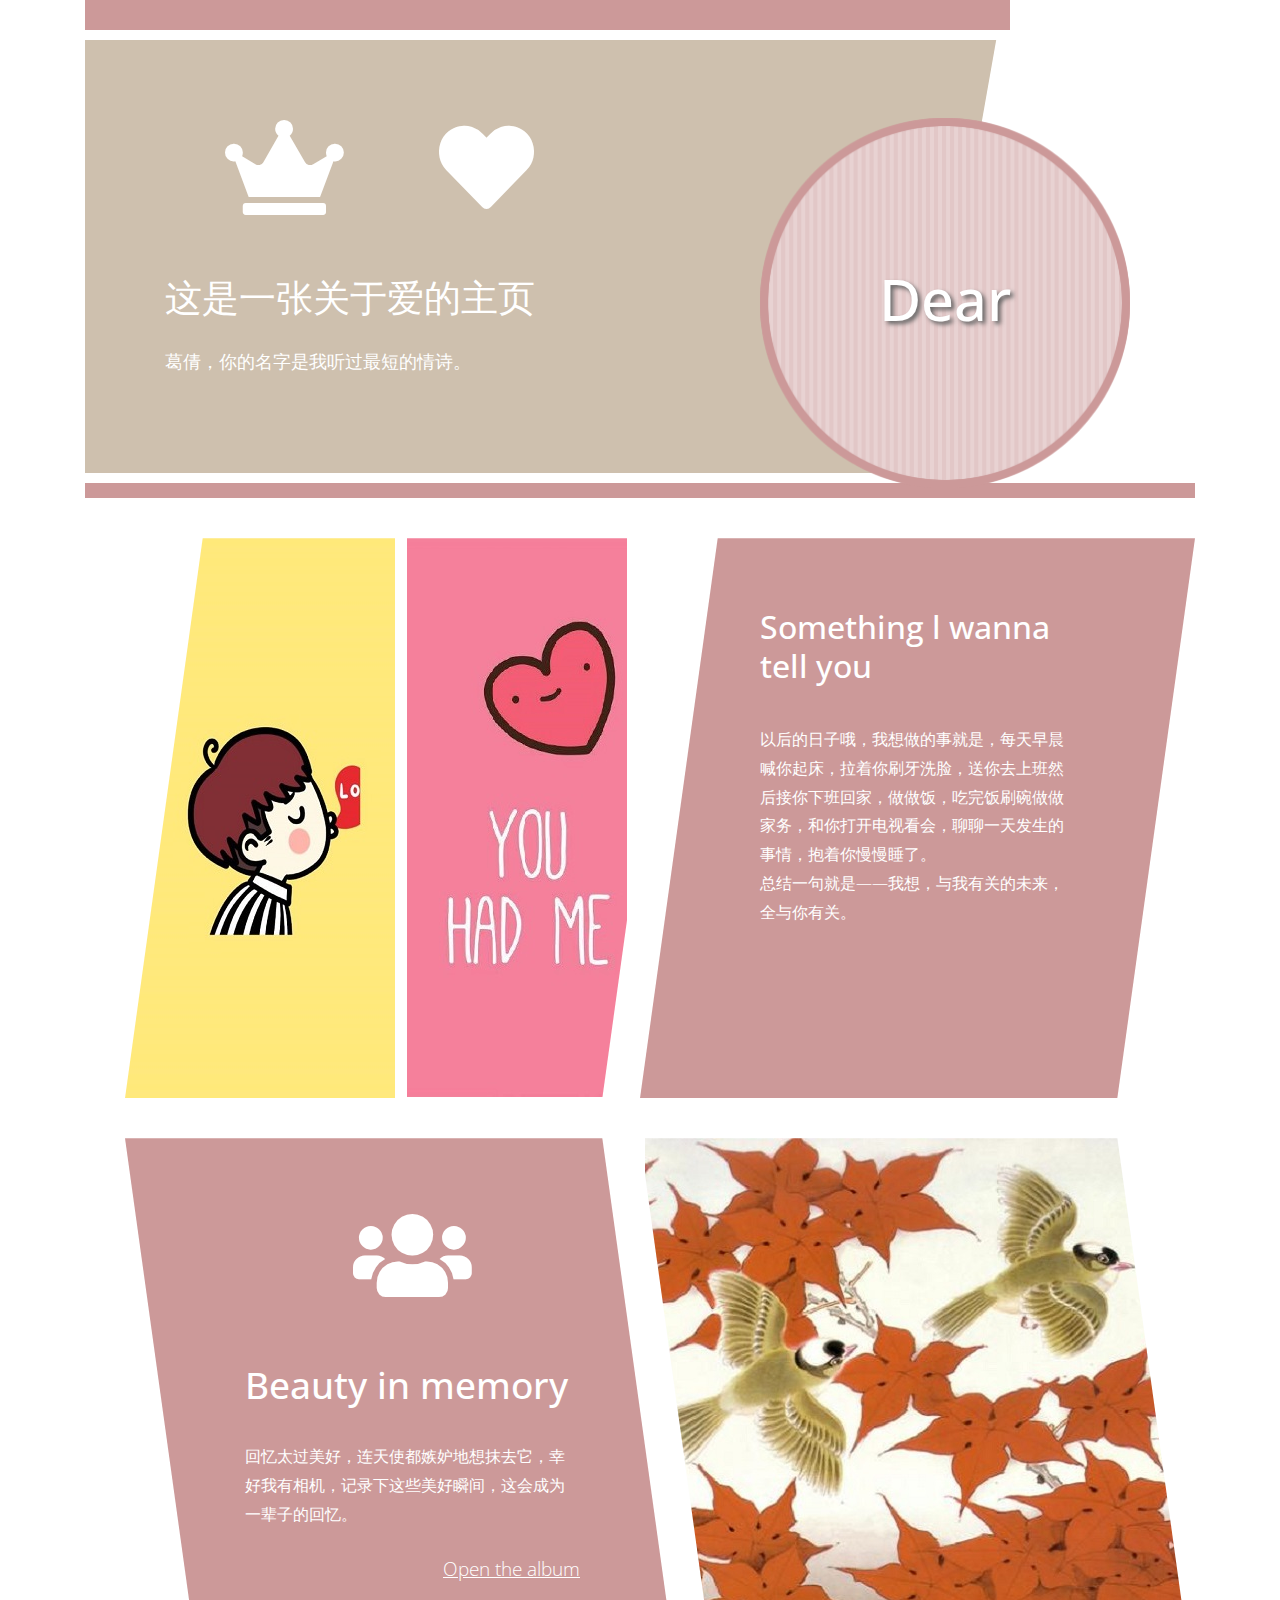
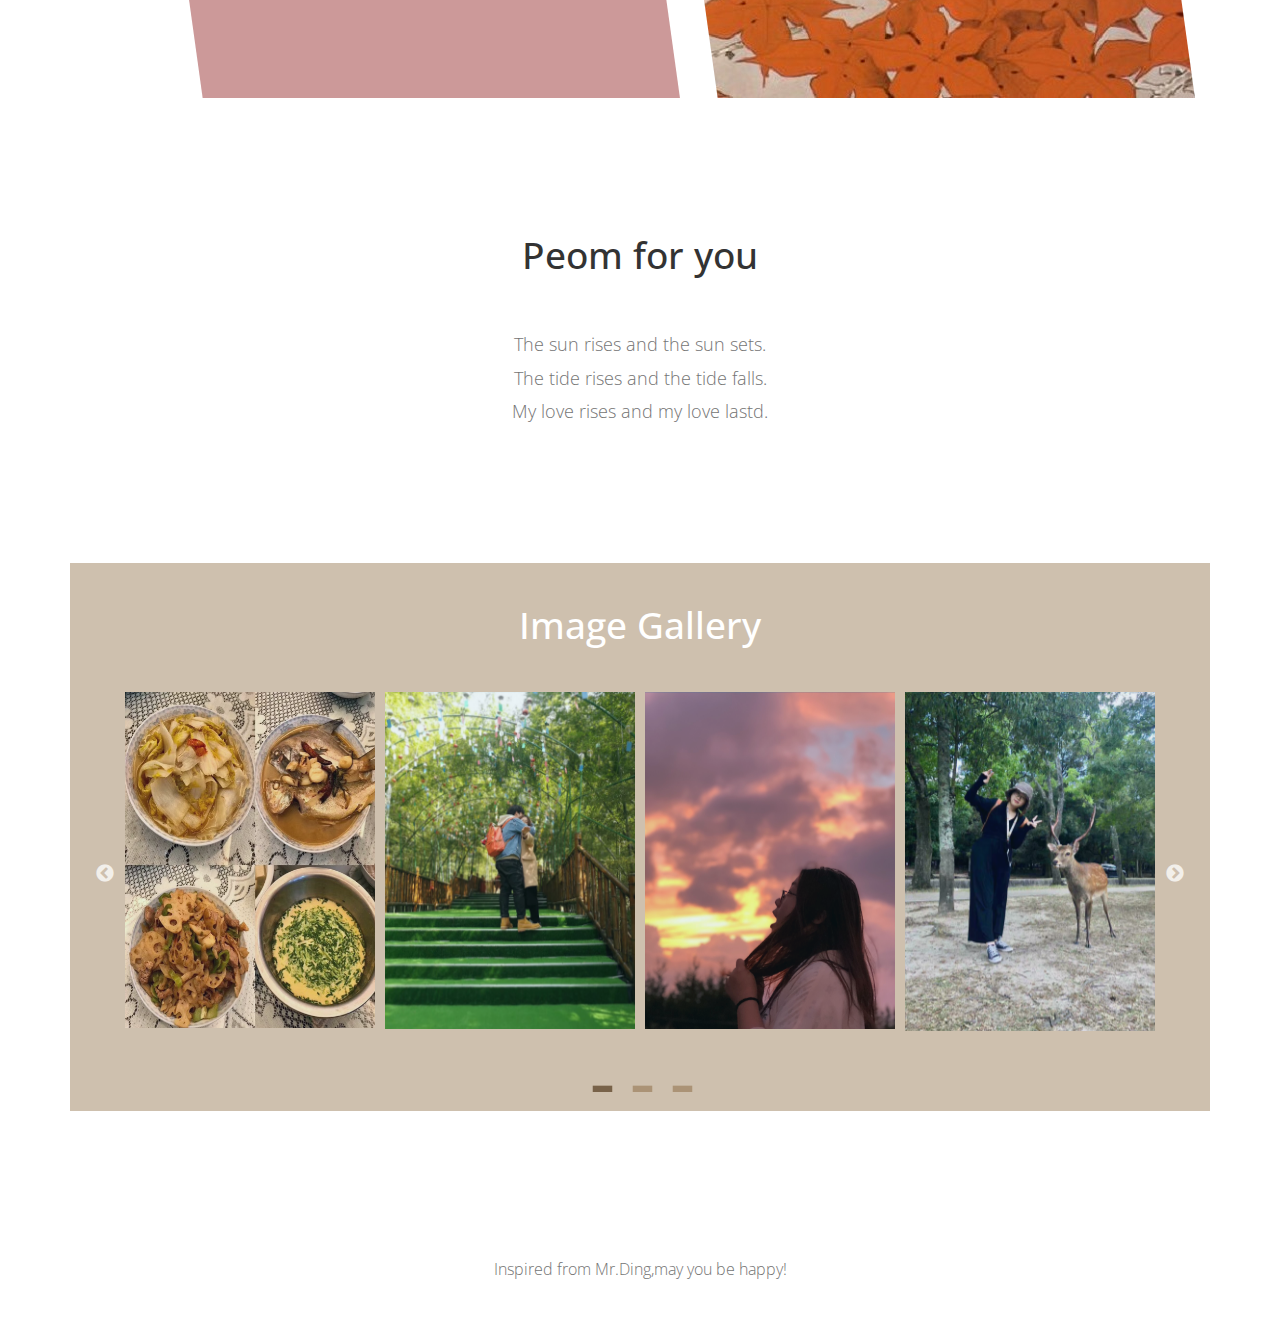
<file: index.html>
<!DOCTYPE html>
<html lang="en">
<head>
<meta charset="utf-8">
<meta name="viewport" content="width=device-width, initial-scale=1">
<title>给你的新年礼物</title>

<script>
// detect IE8 and above, and edge
if (document.documentMode || /Edge/.test(navigator.userAgent)) {
	alert('Please use Chrome or Firefox for best browsing experience!');
}
</script>

<!-- load CSS -->
<link rel="stylesheet" href="https://fonts.googleapis.com/css?family=Open+Sans:300,400">  <!-- Google web font "Open Sans" -->
<link rel="stylesheet" href="css/bootstrap.min.css">                                      <!-- https://getbootstrap.com/ -->
<link rel="stylesheet" href="css/fontawesome-all.min.css">                                <!-- Font awesome -->
<link rel="stylesheet" href="slick/slick.css">
<link rel="stylesheet" href="slick/slick-theme.css">
<link rel="stylesheet" href="css/templatemo-style.css">                                     <!-- Templatemo style -->

</head>
<body>

  <!-- Loader -->
  <div id="loader-wrapper">
    <div id="loader"></div>
    <div class="loader-section section-left"></div>
    <div class="loader-section section-right"></div>
  </div>

  <div class="container">
    <div class="tm-top-bar"></div>

    <!-- Welcome section -->
    <section class="tm-welcome">

      <div class="tm-welcome-left">
        <!-- Logo -->
        <div class="tm-logo">
          <h1 class="tm-site-name">Dear</h1>
        </div>
        <div class="tm-welcome-content">
          <!-- fa icons -->
          <div class="tm-welcome-icons-container">
            <i class="fas fa-crown fa-5x tm-welcome-icon"></i>
            <i class="fas fa-heart fa-5x tm-welcome-icon"></i>
          </div>

          <h2 class="tm-mb-25">这是一张关于爱的主页</h2>
          <p class="tm-font-big">葛倩，你的名字是我听过最短的情诗。</p>
        </div>
      </div>
      <div class="tm-welcome-right"></div>

    </section>
    <div class="tm-bar-2"></div>

    <section class="row tm-section-mb tm-section-2">
      <div class="col-md-12 tm-section-2-inner">
        <div class="tm-section-2-left">
              <div class="tm-img-container tm-img-container-1"></div>
              <div class="tm-img-container tm-img-container-2"></div>
        </div>
        <div class="tm-section-2-right tm-bg-primary">
          <div class="tm-section-2-text">
            <h2 class="tm-section-2-header tm-mb-45">Something l wanna tell you</h2>
            <p>以后的日子哦，我想做的事就是，每天早晨喊你起床，拉着你刷牙洗脸，送你去上班然后接你下班回家，做做饭，吃完饭刷碗做做家务，和你打开电视看会，聊聊一天发生的事情，抱着你慢慢睡了。
            <br>	
			总结一句就是——我想，与我有关的未来，全与你有关。
            </p>
          </div>
        </div>
      </div>
    </section>

    <section class="row tm-section-3">
      <div class="col-md-12 tm-section-3-inner">
        <div class="tm-section-3-left tm-bg-primary">
          <div class="tm-section-3-text">
            <i class="fas fa-users fa-5x tm-welcome-icon d-block text-center ml-0"></i>
            <h2 class="tm-section-3-header tm-mb-35">Beauty in memory</h2>
            <p>回忆太过美好，连天使都嫉妒地想抹去它，幸好我有相机，记录下这些美好瞬间，这会成为一辈子的回忆。</p>
            <a href="index3.html" class="d-block tm-welcome-link">Open the album</a>
          </div>
        </div>
        <div class="tm-section-3-right">
          <div class="tm-img-container tm-img-container-3"></div>
        </div>
      </div>
  </section>

  <section class="row tm-section-pt tm-section-pb">
    <div class="col-md-6 mx-auto text-center">
      <h2 class="tm-text-dark tm-mb-50">Peom for you</h2>
      <p class="tm-text-light-dark tm-font-big">The sun rises and the sun sets.<br>
	  The tide rises and the tide falls.<br>
	  My love rises and my love lastd.</p>
    </div>
  </section>

  <section class="row tm-section-pb">
    <div class="col-md-12 tm-bg-accent tm-gallery-pad tm-gallery-container mx-auto">
      <h2 class="text-center tm-mb-45">Image Gallery</h2>
      <div class="grid tm-gallery">
        <figure class="effect-lexi tm-gallery-item">
          <img src="img/img-01.jpg" alt="Image" class="">
          <figcaption>
            <p>小朋友第一次给我做滴饭饭</p>
          </figcaption>
        </figure>
        <figure class="effect-lexi tm-gallery-item">
          <img src="img/img-02.jpg" alt="Image" class="">
          <figcaption>
            <p>和小朋友第一次粗去玩</p>
          </figcaption>
        </figure>
        <figure class="effect-lexi tm-gallery-item">
          <img src="img/img-03.jpg" alt="Image" class="">
          <figcaption>
            <p>晚霞与你</p>
          </figcaption>
        </figure>
        <figure class="effect-lexi tm-gallery-item">
          <img src="img/img-04.jpg" alt="Image" class="">
          <figcaption>
            <p>鹿🦌与你</p>
          </figcaption>
        </figure>
        <figure class="effect-lexi tm-gallery-item">
          <img src="img/img-05.jpg" alt="Image" class="">
          <figcaption>
            <p>在富士急ハイランド里的亲亲</p>
          </figcaption>
        </figure>
        <figure class="effect-lexi tm-gallery-item">
          <img src="img/img-06.jpg" alt="Image" class="">
          <figcaption>
            <p>日本滴第一个晚上在居酒屋里的亲亲</p>
          </figcaption>
        </figure>
      </div>
    </div>
  </section>

  <footer class="pt-4 pb-4">
    <p class="text-center tm-text-light-dark">Inspired from Mr.Ding,may you be happy!</p>
  </footer>

</div> <!-- container -->

<script src="js/jquery-3.2.1.slim.min.js"></script>
<script src="slick/slick.min.js"></script>
<script>

  $(function(){
    $('.tm-gallery').slick({
      dots: true,
      infinite: true,
      slidesToShow: 4,
      slidesToScroll: 2,
      responsive: [
      {
        breakpoint: 991,
        settings: {
          slidesToShow: 3,
          slidesToScroll: 2
        }
      },
      {
        breakpoint: 767,
        settings: {
          slidesToShow: 2,
          slidesToScroll: 1
        }
      },
      {
        breakpoint: 480,
        settings: {
          slidesToShow: 1,
          slidesToScroll: 1
        }
      }
      // You can unslick at a given breakpoint now by adding:
      // settings: "unslick"
      // instead of a settings object
    ]
    });
  });

</script>

</body>
</html>
</file>
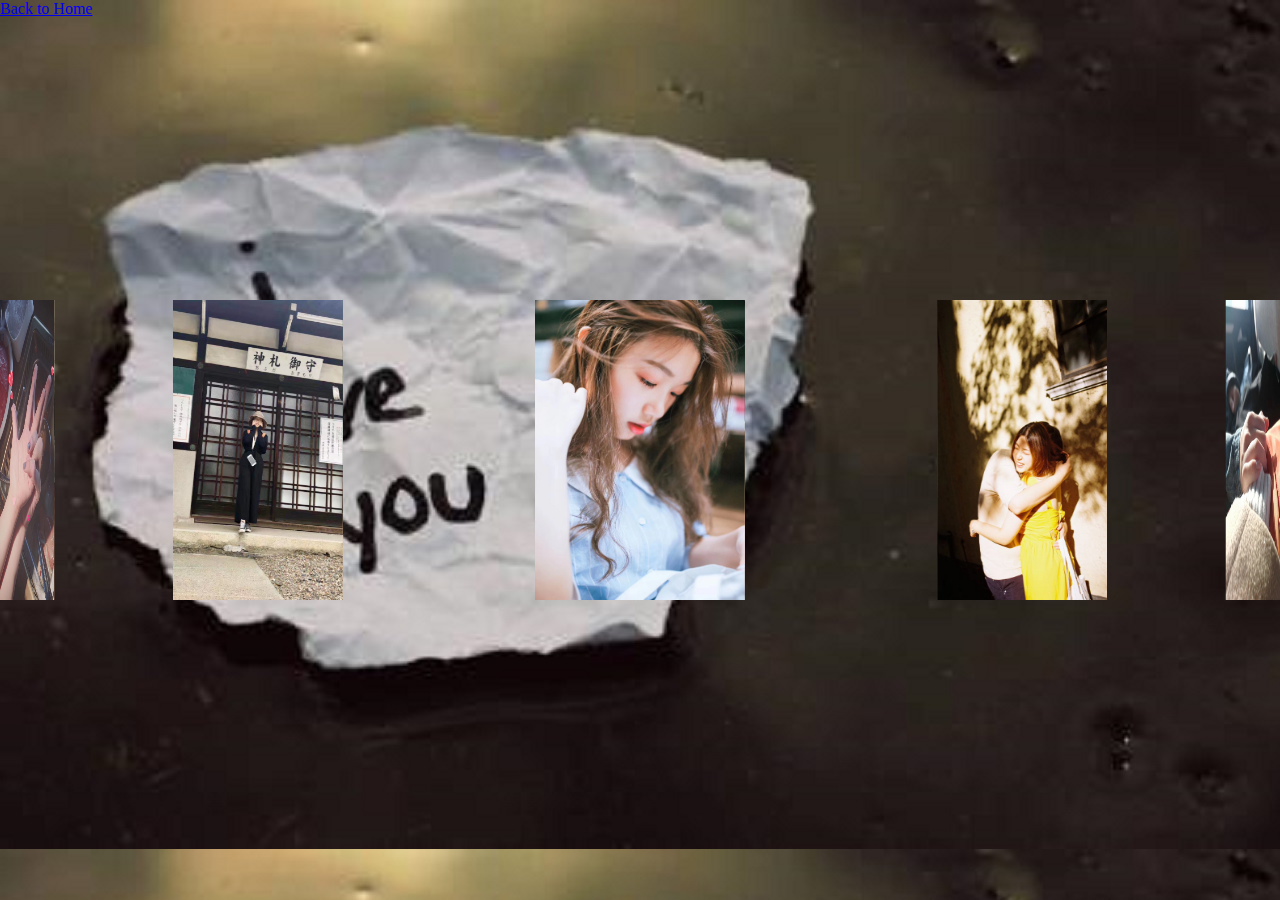
<file: index3.html>
<!DOCTYPE html>
<html>
<head lang="en">
    <meta charset="UTF-8">
    <title>记忆相册</title>
    <style type="text/css">
        *{padding: 0;
        margin: 0;}
        body,html{height:100%;}
        body{background-image: url("1/images/0.jpg");}
        #box{width: 210px;
            height: 300px;
            position: fixed;
            left: 0;
            right: 0;
            top:0;
            bottom: 0;
            margin: auto;
            transform-style: preserve-3d;
            transform: rotateX(0deg) rotateY(0deg);
            animation: go 45s linear infinite;
           }
        #box img{width: 210px;
                 height: 300px;
                 position: absolute;
                 left: 0;
                 top: 0;
        }
        #box img:nth-child(1){
            transform: rotateY(0deg) translateZ(650px);}
        #box img:nth-child(2){
            transform: rotateY(36deg) translateZ(650px);}
        #box img:nth-child(3){
            transform: rotateY(72deg) translateZ(650px);}
        #box img:nth-child(4){
            transform: rotateY(108deg) translateZ(650px);}
        #box img:nth-child(5){
            transform: rotateY(144deg) translateZ(650px);}
        #box img:nth-child(6){
            transform: rotateY(180deg) translateZ(650px);}
        #box img:nth-child(7){
            transform: rotateY(216deg) translateZ(650px);}
        #box img:nth-child(8){
            transform: rotateY(252deg) translateZ(650px);}
        #box img:nth-child(9){
            transform: rotateY(288deg) translateZ(650px);}
        #box img:nth-child(10){
            transform: rotateY(324deg) translateZ(650px);}
@keyframes go {
    0%{transform: rotateX(0deg) rotateY(0deg);}
    25%{transform: rotateX(20deg) rotateY(180deg);}
    50%{transform: rotateX(0deg) rotateY(360deg);}
    75%{transform: rotateX(-20deg) rotateY(540deg);}
    100%{transform: rotateX(0deg) rotateY(720deg);}

}
    </style>
</head>
<body>
<p style="font-family:verdana;color:blue"><a href='index.html'>Back to Home</a></p>
<div id="box">
    <img src="1/images/1.jpg">
    <img src="1/images/2.jpg">
    <img src="1/images/3.jpg">
    <img src="1/images/4.jpg">
    <img src="1/images/5.jpg">
    <img src="1/images/6.jpg">
    <img src="1/images/7.jpg">
    <img src="1/images/8.jpg">
    <img src="1/images/9.jpg">
    <img src="1/images/10.jpg">
</div>
</body>
</html>
</file>
<file: css/templatemo-style.css>
/*
COLORS
primary: #CC9999;
accent: #CEC0AE;
accent dar: #786247;
text dark: #333333;
text light dark: #747474;

header 1 mb: 25px;
header 2 mb: 45px;
header 3 mb: 35px;
header 4 & 5 mb: 50px;
others mb: 40px;
*/

body {
  font-family: 'Open Sans', Helvetica, Arial, sans-serif;
  font-size: 19px;
  font-weight: 300;
  color: #ffffff;
  overflow-x: hidden;
}

.tm-mb-25 { margin-bottom: 25px; }
.tm-mb-35 { margin-bottom: 35px; }
.tm-mb-40 { margin-bottom: 40px; }
.tm-mb-45 { margin-bottom: 45px; }
.tm-mb-50 { margin-bottom: 50px; }
.tm-gallery-pad { padding: 40px 50px; }
.tm-gallery-item { margin: 0 5px; }

/*
.tm-gallery-container { max-width: 960px; }
*/

h1 { font-size: 3.6rem; }
.tm-site-name { text-shadow: 3px 3px 4px #666; }
a { transition: all 0.3s ease; }
.tm-line-height-2 { line-height: 2; }
.tm-text-dark { color: #333333; }
.tm-text-light-dark { color: #747474; }
a.tm-text-light-dark:hover { color: #747474; }

.tm-top-bar {
  background-color: #CC9999;
  max-width: 925px;
  width: 100%;
  height: 30px;
  margin-bottom: 10px;
}

.tm-bar-2 {
  background-color: #CC9999;
  width: 100%;
  height: 15px;
  margin-top: 10px;
  margin-bottom: 40px;
}

.tm-logo {
    width: 370px;
    height: 370px;
    background: url(../img/logo-bg.png) center no-repeat;
    background-size: cover;
    position: absolute;
    right: -13%;
    top: 18%;
    display: flex;
    align-items: center;
    justify-content: center;
    z-index: 100;
}

.tm-welcome { display: flex; }

.tm-welcome-left {
  background-color: #CEC0AE;
  padding: 80px;
  max-width: 925px;
  width: 84%;
  position: relative;
}

.tm-welcome-right {
  max-width: 205px;
  width: 16%;
  -webkit-transform: skew(-10deg);
  transform: skew(-10deg);
  background: #ffffff;
  margin-left: -52px;
}

.tm-welcome-content { max-width: 490px; }
.tm-font-big { font-size: 1.15rem; }

.tm-font-big a { color: #FF3; }

.tm-font-normal { font-size: 1rem; }

.tm-welcome-icon {
  padding: 0 30px 60px;
  margin-left: 30px;
}

h2 { font-size: 2.3rem; }

p {
  line-height: 1.8;
  font-size: 1rem;
}

.tm-welcome-link {
  text-decoration: underline;
  float: right;
  color: white;
  margin-top: 10px;
}

.tm-welcome-link:hover,
.tm-welcome-link:focus {
  text-decoration: none;
  color: white;
}

.tm-section-mb { margin-bottom: 40px; }
.tm-section-pb { padding-bottom: 120px; }
.tm-section-pt { padding-top: 135px; }

.tm-section-2-header {
  font-size: 2rem;
  margin-bottom: 40px;
}

.tm-section-2-inner,
.tm-section-3-inner {
  display: flex;
  justify-content: flex-end;
}

.tm-section-3 { min-height: 560px; }

.tm-section-2-left {
  display: flex;
  width: 50%;
  min-height: 560px;
  -webkit-clip-path: polygon(14% 0%, 100% 0%, 86% 100%, 0% 100%);
  clip-path: polygon(14% 0%, 100% 0%, 86% 100%, 0% 100%);
}


.tm-section-2-right {
  padding: 70px 120px 40px;
  width: 50%;
  margin-left: -40px;
  -webkit-clip-path: polygon(14% 0%, 100% 0%, 86% 100%, 0% 100%);
  clip-path: polygon(14% 0%, 100% 0%, 86% 100%, 0% 100%);
}

.tm-img-container {
  width: 100%;
  height: 100%;
  background-repeat: no-repeat;
}

.tm-img-container-1 {
  background-image: url(../img/02.jpg);
  background-position: top left;
}

.tm-img-container-2 {
  background-image: url(../img/01.jpg);
  background-position: top left;
  margin-left: 8px;
}

.tm-img-container-3 {
  background-image: url(../img/03.jpg);
  background-position: top right;
}

.tm-img { width: 49%; }
.tm-bg-primary { background-color: #CC9999; }
.tm-bg-accent { background-color: #CEC0AE; }

.tm-section-3-left {
  padding: 70px 100px 80px 120px;
  width: 50%;
  -webkit-clip-path: polygon(0 0, 86% 0, 100% 100%, 14% 100%);
  clip-path: polygon(0 0, 86% 0, 100% 100%, 14% 100%);
  min-height: 560px;
}

.tm-section-3-right {
  width: 50%;
  height: 100%;
  -webkit-clip-path: polygon(0 0, 86% 0, 100% 100%, 14% 100%);
  clip-path: polygon(0 0, 86% 0, 100% 100%, 14% 100%); /*https://bennettfeely.com/clippy/*/
  margin-left: -40px;
}

.tm-p-ml { margin-left: -35px; }

.slick-dotted.slick-slider {
    margin-bottom: 15px;
    padding-bottom: 25px;
}

.slick-dots li button:before {
  font-size: 75px;
  font-weight: 700;
  content:'-';
  opacity: 1;
  color: #AB9376;
  transition: all 0.3s ease;
}

.slick-dots li.slick-active button:before,
.slick-dots li:hover button:before {
  opacity: 1;
  color: #786249;
}

.slick-dots li button { width: 30px; }
.slick-dots li { margin: 0 10px; }
.tm-contact-left-col { min-height: 600px; }

.tm-contact-left {
  -webkit-clip-path: circle(50% at 50% 50%);
  clip-path: circle(47% at 50% 50%);
  display: flex;
  align-items: center;
  justify-content: center;
  width: 90%;
  height: 85%;
  margin-left: auto;
  margin-right: auto;
}

.tm-contact-left-inner { width: 50%; }

.tm-contact-form {
  padding-top: 120px;
  padding-bottom: 120px;
}

.tm-contact-header {
  font-size: 1.8rem;
  font-weight: 300;
}

.tm-contact-link {
  font-size: 1rem;
  color: white;
  margin-bottom: 10px;
}

.tm-contact-link:hover,
.tm-contact-link:focus {
  color: white;
}

.form-control {
  border: none;
  border-bottom: 1px solid #CC9999;
  border-radius: 0;
}

.form-control:focus {
  border-bottom: 2px solid #ad0c10;
  box-shadow: none;
}

.btn-primary {
  background-color: #CC9999;
  border-color: #CC9999;
}

.btn-primary:hover {
  background-color: #ac4747;
  border-color: #ac4747;
}

.tm-btn-round {
    padding: 26px 20px;
    border-radius: 50%;
}

.tm-fl-right { float: right; }

/* Image hover effect */
.grid figure {
    position: relative;
    float: left;
    overflow: hidden;
    height: auto;
    background: #3085a3;
    text-align: center;
    cursor: pointer;
}

.grid figure img {
    position: relative;
    display: block;
    min-height: 100%;
    max-width: 100%;
    opacity: 0.8;
}

.grid figure figcaption {
    padding: 2em;
    color: #fff;
    text-transform: uppercase;
    font-size: 1.25em;
    -webkit-backface-visibility: hidden;
    backface-visibility: hidden;
}

.grid figure figcaption, .grid figure figcaption > a {
    position: absolute;
    top: 0;
    left: 0;
    width: 100%;
    height: 100%;
}
.grid figure figcaption::before, .grid figure figcaption::after {
    pointer-events: none;
}
figure.effect-lexi:hover {
    background: #0a0a0a;
}

figure.effect-lexi:hover figcaption::before {
  background: rgba(0,0,0,0.25);
}

figure.effect-lexi p {
    position: absolute;
    right: 0;
    bottom: 0;
    padding: 0 1.5em .3em 0;
    width: 160px;
    text-align: right;
    opacity: 0;
    -webkit-transform: translate3d(20px,20px,0);
    transform: translate3d(20px,20px,0);
}

figure.effect-lexi img {
    margin: -10px 0 0 -10px;
    max-width: none;
    width: -webkit-calc(100% + 10px);
    width: calc(100% + 10px);
    opacity: 0.9;
    -webkit-transition: opacity 0.35s, -webkit-transform 0.35s;
    transition: opacity 0.35s, transform 0.35s;
    -webkit-transform: translate3d(10px,10px,0);
    transform: translate3d(10px,10px,0);
    -webkit-backface-visibility: hidden;
    backface-visibility: hidden;
}

figure.effect-lexi:hover h2, figure.effect-lexi:hover p {
    opacity: 1;
    -webkit-transform: translate3d(0,0,0);
    transform: translate3d(0,0,0);
}

figure.effect-lexi:hover img {
    opacity: 0.6;
    -webkit-transform: translate3d(0,0,0);
    transform: translate3d(0,0,0);
}

figure.effect-lexi:hover figcaption::before {
    opacity: 1;
    -webkit-transform: scale3d(1,1,1);
    transform: scale3d(1,1,1);
}

figure.effect-lexi figcaption::before {
    position: absolute;
    right: -100px;
    bottom: -100px;
    width: 300px;
    height: 300px;
    border: 2px solid #fff;
    border-radius: 50%;
    box-shadow: 0 0 0 900px rgba(255,255,255,0.2);
    content: '';
    opacity: 0;
    -webkit-transform: scale3d(0.5,0.5,1);
    transform: scale3d(0.5,0.5,1);
    -webkit-transform-origin: 50% 50%;
    transform-origin: 50% 50%;
}

figure.effect-lexi figcaption::before, figure.effect-lexi p {
    -webkit-transition: opacity 0.35s, -webkit-transform 0.35s;
    transition: opacity 0.35s, transform 0.35s;
}

@media (min-width: 1430px) {
  .tm-contact-left { width: 80%; }

  .container {
    max-width: 1430px;
    padding-left: 120px;
    padding-right: 120px;
  }
}

@media (max-width: 1310px) {
  .tm-bar-2 { max-width: 100%; }
}

@media (max-width: 1199px) {
  .tm-logo {
    width: 300px;
    height: 300px;
    top: 25%;
  }

  .tm-welcome-content { max-width: 450px; }

  .tm-top-bar,
  .tm-welcome-left {
    max-width: 782px;
  }

  .tm-welcome-right { margin-left: -55px; }
  .tm-section-3-left { padding-bottom: 63px; }

  .tm-section-3-right {
    -webkit-clip-path: polygon(0 0, 82% 0, 100% 100%, 15% 100%);
    clip-path: polygon(0 0, 82% 0, 100% 100%, 15% 100%);
  }
}

@media (max-width: 991px) {
  .tm-welcome { flex-direction: column-reverse; }
  .tm-logo {
    top: -250px;
    left: 0;
    right: 0;
    margin-left: auto;
    margin-right: auto;
  }
  .tm-welcome-left {
    max-width: 100%;
    width: 100%;
    padding-top: 100px;
  }
  .tm-welcome-content {
    max-width: 100%;
  }
  .tm-welcome-icons-container {
    display: flex;
    justify-content: center;
  }
  .tm-welcome-right {
    max-width: 100%;
    width: 100%;
    height: 250px;
    transform: skewY(-5deg);
    margin-bottom: -30px;
    margin-top: 80px;
    margin-left: 0;
  }

  .tm-section-2-inner {
    flex-direction: column;
    margin-left: 0;
  }

  .tm-section-2-left { margin-left: 0; }

  .tm-section-2-right {
    width: 100%;
    margin-top: 40px;
    margin-left: 0;
  }

  .tm-section-2-left {
    width: 100%;
    height: 560px;
  }

  .tm-section-3-inner { flex-direction: column-reverse; }

  .tm-section-3-left {
    width: 100%;
    margin-left: auto;
    margin-right: auto;
  }

  .tm-section-3-right {
    width: 100%;
    height: 560px;
    margin-bottom: 40px;
    margin-left: 0;
  }

  .tm-welcome-icon { padding: 0 30px 60px 0; }

  .tm-contact-left {
    clip-path: none;
    border-radius: 200px;
    width: 100%;
    height: 90%;
  }

  figure.effect-lexi figcaption::before {
    right: -110px;
    bottom: -80px;
  }
}

@media (max-width: 767px) {
  .tm-section-3-left { width: 100%; }
  .tm-contact-form { padding-top: 30px; }
}

@media (max-width: 480px) {
  .tm-welcome-icon {
    padding: 0 15px 40px;
    margin-left: 20px;
    font-size: 4em;
  }

  .tm-welcome-left { padding: 100px 40px 80px; }

  .tm-section-2-right {
    padding-left: 80px;
    padding-right: 80px;
  }

  .tm-section-3-left { padding: 70px 80px 80px 80px; }
  .tm-gallery-container { max-width: 350px; }
  .tm-contact-left-inner { width: 70%;}
}

@media (max-width: 420px) {
  .tm-section-3-left { padding: 70px 50px 80px 50px; }
}
</file>
